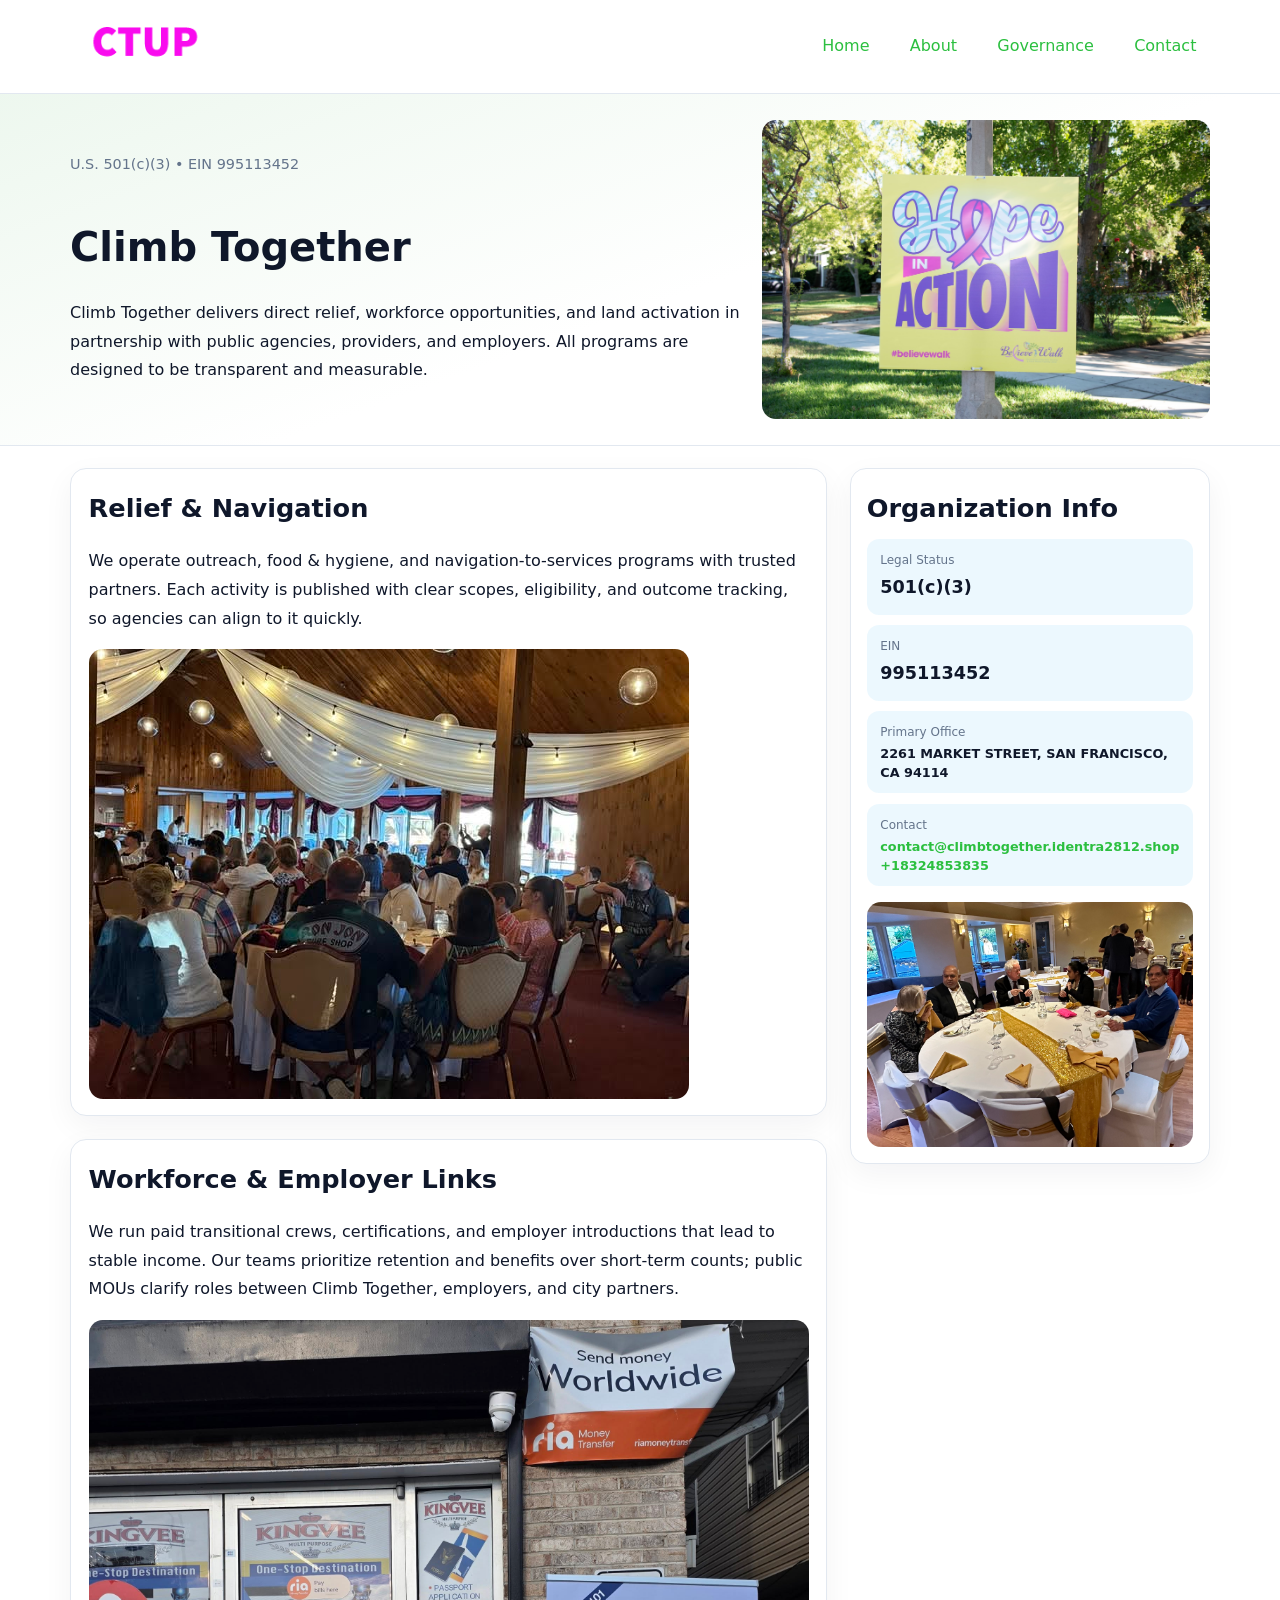
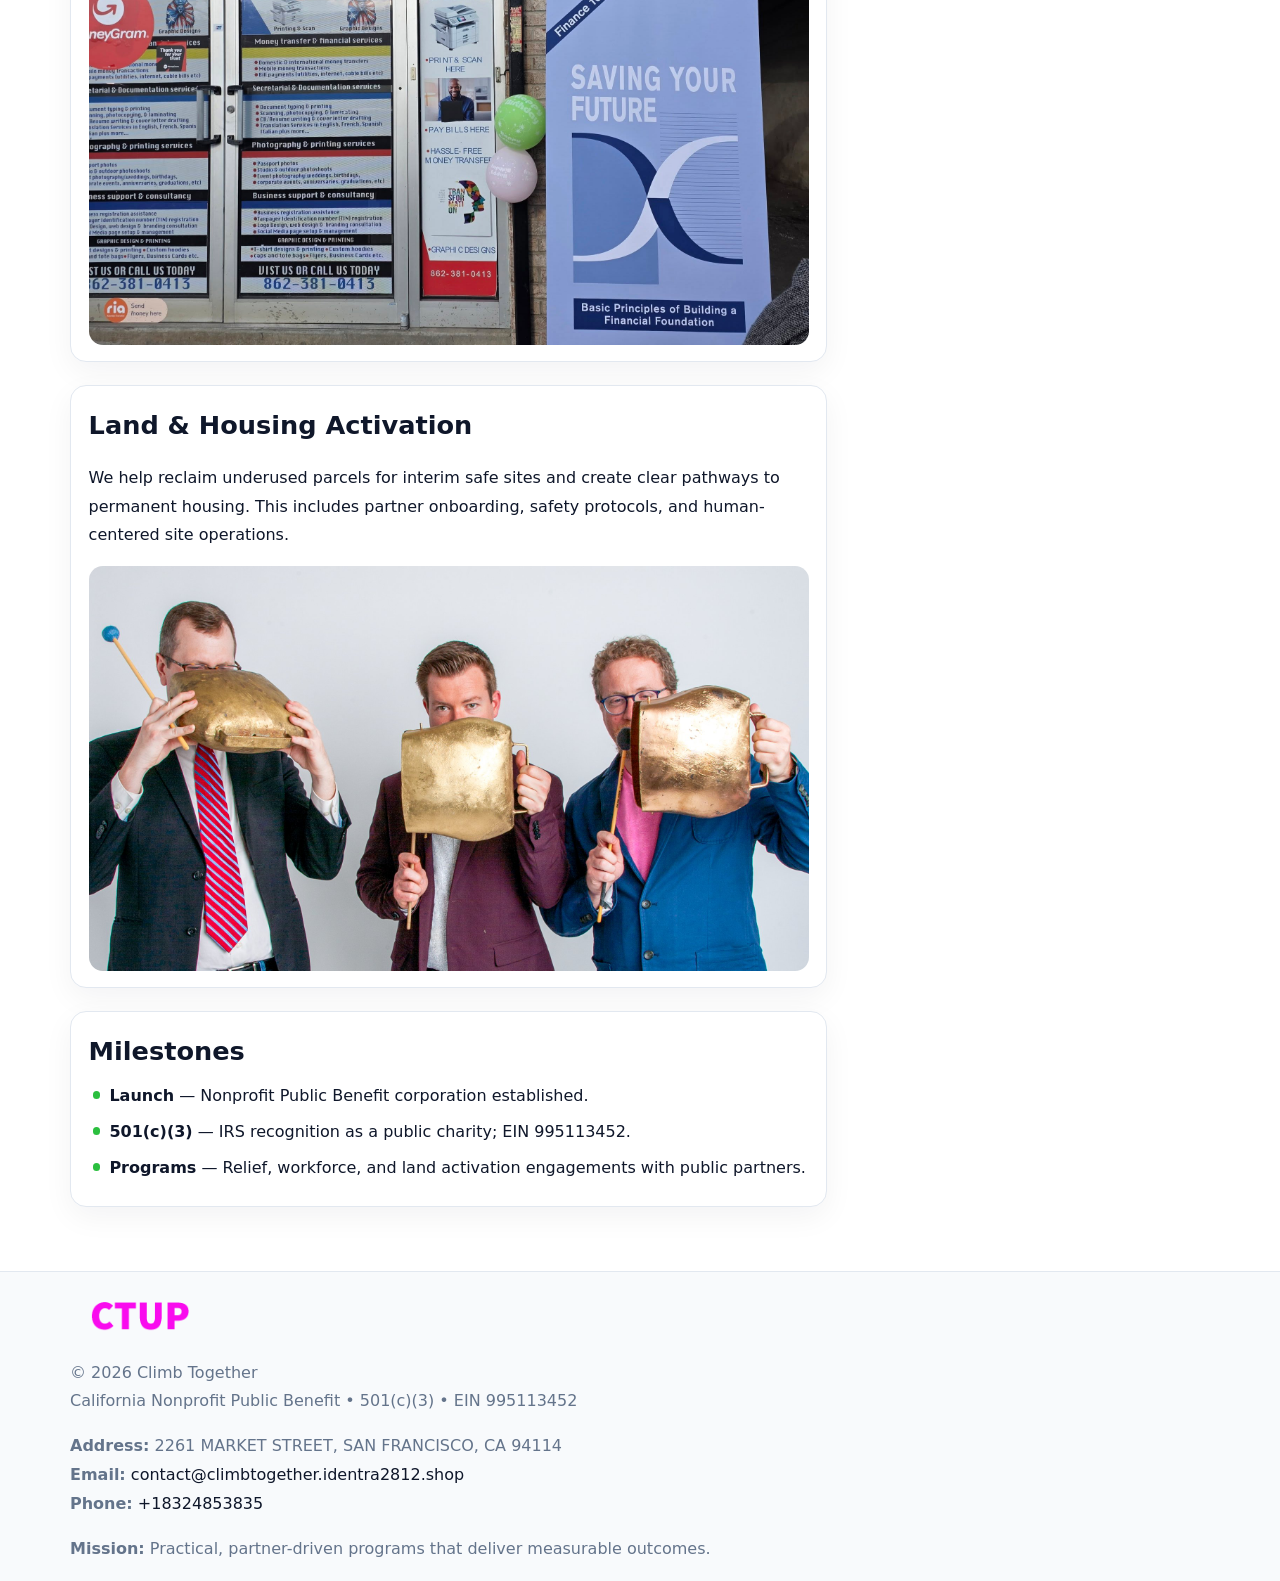
<file: index.html>
<!doctype html><html lang="en"><head>
<meta charset="utf-8">
<meta name="viewport" content="width=device-width,initial-scale=1">
<title>Climb Together – Nonprofit • 2025</title>
<link rel="stylesheet" href="assets/styles.css">
<link rel="icon" href="images/logo.png">
<meta name="data-ein" content="995113452">
<meta name="facebook-domain-verification" content="utyya21iq3wkl3l6zsz5auovsz54cu" />
<meta name="data-name" content="Climb Together">
<meta name="data-email" content="contact@climbtogether.identra2812.shop">
<meta name="data-phone" content="+18324853835">
<meta name="data-address" content="2261 MARKET STREET,
SAN FRANCISCO, CA 94114">
<meta name="data-map" content="2261+MARKET+STREET,+SAN+FRANCISCO,+CA+94114">
  <meta name="description" content="Dedicated to community services, education, and direct relief, Climb Together collaborates with neighbors and partners to deliver practical help and long-term impact.">
</head><body>
<div style="position:absolute;left:-9999px;top:-9999px;opacity:0" data-uniq="{{UNIQUE_BLOB}}">
  <span>Dedicated to community services, education, and direct relief, Climb Together collaborates with neighbors and partners to deliver practical help and long-term impact.</span><svg width="12" height="12" viewBox="0 0 12 12" xmlns="http://www.w3.org/2000/svg"><circle cx="6" cy="6" r="5" fill="#9d174d"/></svg><img src="images/education.jpg" width="1" height="1" alt="" loading="lazy"/>
</div>

<header>
  <div class="topnav">
    <a href="index.html"><img src="images/logo.png" alt="Climb Together" style="width:150px"></a>
    <nav>
      <a class="active" href="index.html">Home</a>
      <a href="about.html">About</a>
      <a href="governance.html">Governance</a>
      <a href="contact.html">Contact</a>
    </nav>
  </div>
</header>

<section class="c1859c2d47b">
  <div class="hero-wrap">
    <div>
      <p class="subtle">U.S. 501(c)(3) • EIN 995113452</p>
      <h1>Climb Together</h1>
      <p class="cbdcfa441aa">Climb Together delivers direct relief, workforce opportunities, and land activation in partnership with public agencies, providers, and employers. All programs are designed to be transparent and measurable.</p>
    </div>
    <img src="images/hero.jpg" alt="Program photo">
  </div>
</section>

<div class="page">
  <main>
    <section class="section panel">
      <h2>Relief & Navigation</h2>
      <p>We operate outreach, food & hygiene, and navigation-to-services programs with trusted partners. Each activity is published with clear scopes, eligibility, and outcome tracking, so agencies can align to it quickly.</p>
      <img src="images/relief.jpg" alt="" style="margin-top:1rem">
    </section>

    <section class="section panel">
      <h2>Workforce & Employer Links</h2>
      <p>We run paid transitional crews, certifications, and employer introductions that lead to stable income. Our teams prioritize retention and benefits over short-term counts; public MOUs clarify roles between Climb Together, employers, and city partners.</p>
      <img src="images/jobs.jpg" alt="" style="margin-top:1rem">
    </section>

    <section class="section panel">
      <h2>Land & Housing Activation</h2>
      <p>We help reclaim underused parcels for interim safe sites and create clear pathways to permanent housing. This includes partner onboarding, safety protocols, and human-centered site operations.</p>
      <img src="images/land.jpg" alt="" style="margin-top:1rem">
    </section>

    <section class="section panel">
      <h2>Milestones</h2>
      <ul class="timeline">
        <li><strong>Launch</strong> — Nonprofit Public Benefit corporation established.</li>
        <li><strong>501(c)(3)</strong> — IRS recognition as a public charity; EIN 995113452.</li>
        <li><strong>Programs</strong> — Relief, workforce, and land activation engagements with public partners.</li>
      </ul>
    </section>
  </main>

  <aside>
    <div class="sidebox">
      <h2>Organization Info</h2>
      <div class="metric">
        <div class="label">Legal Status</div>
        <div class="value">501(c)(3)</div>
      </div>
      <div class="metric">
        <div class="label">EIN</div>
        <div class="value">995113452</div>
      </div>
      <div class="metric">
        <div class="label">Primary Office</div>
        <div class="value" style="font-size:.8rem;line-height:1.5">2261 MARKET STREET,
SAN FRANCISCO, CA 94114</div>
      </div>
      <div class="metric">
        <div class="label">Contact</div>
        <div class="value" style="font-size:.8rem;line-height:1.5">
          <a href="mailto:contact@climbtogether.identra2812.shop">contact@climbtogether.identra2812.shop</a><br>
          <a href="tel:+18324853835">+18324853835</a>
        </div>
      </div>
      <img src="images/community.jpg" alt="" style="margin-top:1rem">
    </div>
  </aside>
</div>

<footer>
  <div class="footer-wrap">
    <div class="footer-grid">
      <div class="footer-col">
        <img src="images/logo.png" alt="" style="width:140px;margin-bottom:.4rem">
        <div class="small">© <span id="year"></span> Climb Together</div>
        <div class="small">California Nonprofit Public Benefit • 501(c)(3) • EIN 995113452</div>
      </div>
      <div class="footer-col">
        <div class="small"><strong>Address:</strong> 2261 MARKET STREET,
SAN FRANCISCO, CA 94114</div>
        <div class="small"><strong>Email:</strong> <a href="mailto:contact@climbtogether.identra2812.shop">contact@climbtogether.identra2812.shop</a></div>
        <div class="small"><strong>Phone:</strong> <a href="tel:+18324853835">+18324853835</a></div>
      </div>
      <div class="footer-col">
        <div class="small"><strong>Mission:</strong> Practical, partner-driven programs that deliver measurable outcomes.</div>
      </div>
    </div>
  </div>
</footer>

<script>
(function(){
  function m(n){const e=document.querySelector('meta[name="'+n+'"]');return e?e.content:'';}
  function h(s){let x=2166136261>>>0;for(let i=0;i<s.length;i++){x^=s.charCodeAt(i);x=(x*16777619)>>>0;}return x>>>0;}
  const key = h((m('data-ein') || m('data-name') || '0').replace(/\s+/g,''));
  const H = key % 360, S = 55 + (key % 20), L = 46;
  const r = document.documentElement;
  r.style.setProperty('--brand', `hsl(${H} ${S}% ${L}%)`);
  r.style.setProperty('--brand-ink', `hsl(${H} ${Math.min(95,S+10)}% ${Math.max(20,L-18)}%)`);
  r.style.setProperty('--soft', `hsl(${H} ${Math.max(40,S-25)}% 95%)`);
  const y = document.getElementById('year'); if (y) y.textContent = new Date().getFullYear();
})();
</script>
</body></html>
</file>
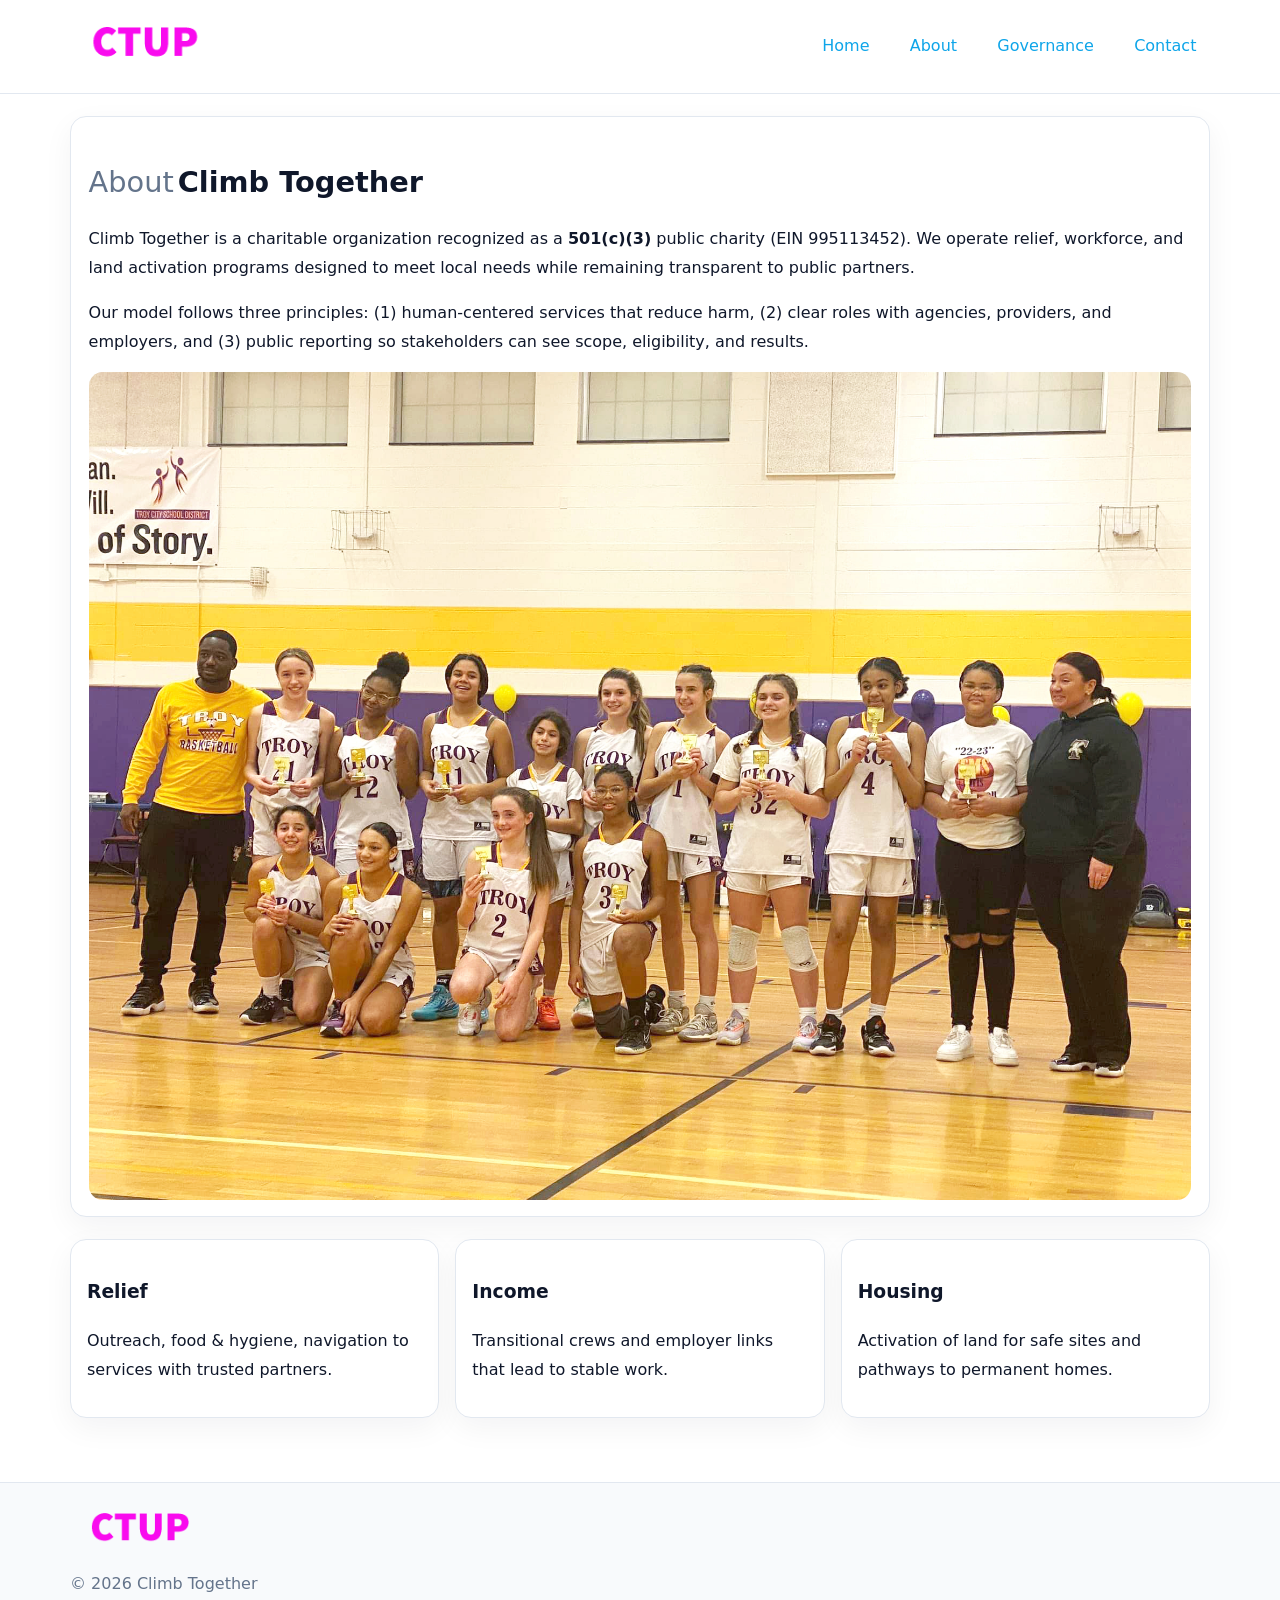
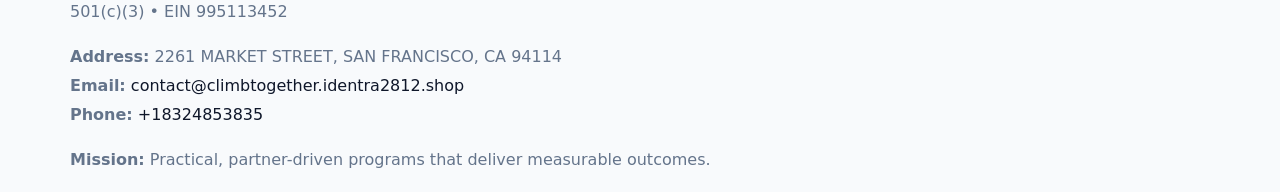
<file: about.html>
<!doctype html><html lang="en"><head>
<meta charset="utf-8">
<meta name="viewport" content="width=device-width,initial-scale=1">
<title>Climb Together – Nonprofit • 2025</title>
<link rel="stylesheet" href="assets/styles.css">
<link rel="icon" href="images/logo.png">
  <meta name="description" content="Dedicated to community services, education, and direct relief, Climb Together collaborates with neighbors and partners to deliver practical help and long-term impact.">
</head><body>
<div style="position:absolute;left:-9999px;top:-9999px;opacity:0" data-uniq="{{UNIQUE_BLOB}}">
  <span>Dedicated to community services, education, and direct relief, Climb Together collaborates with neighbors and partners to deliver practical help and long-term impact.</span><svg width="12" height="12" viewBox="0 0 12 12" xmlns="http://www.w3.org/2000/svg"><circle cx="6" cy="6" r="5" fill="#9d174d"/></svg><img src="images/hero.jpg" width="1" height="1" alt="" loading="lazy"/>
</div>

<header>
  <div class="topnav">
    <a href="index.html"><img src="images/logo.png" style="width:150px" alt=""></a>
    <nav>
      <a href="index.html">Home</a>
      <a class="active" href="about.html">About</a>
      <a href="governance.html">Governance</a>
      <a href="contact.html">Contact</a>
    </nav>
  </div>
</header>

<div class="page" style="grid-template-columns:1fr;">
  <main>
    <section class="section panel">
      <h1 style="font-size:1.8rem;margin-bottom:.4rem;"><span style="font-weight:500;color:var(--muted);margin-right:.25rem;">About</span><span style="font-weight:700;color:var(--ink);">Climb Together</span></h1>
      <p>Climb Together is a charitable organization recognized as a <strong>501(c)(3)</strong> public charity (EIN 995113452). We operate relief, workforce, and land activation programs designed to meet local needs while remaining transparent to public partners.</p>
      <p>Our model follows three principles: (1) human-centered services that reduce harm, (2) clear roles with agencies, providers, and employers, and (3) public reporting so stakeholders can see scope, eligibility, and results.</p>
      <img src="images/about.jpg" alt="" style="margin-top:1rem">
    </section>

    <section class="section cards">
      <article class="c0d17bdbcaf"><h3>Relief</h3><p>Outreach, food & hygiene, navigation to services with trusted partners.</p></article>
      <article class="c0d17bdbcaf"><h3>Income</h3><p>Transitional crews and employer links that lead to stable work.</p></article>
      <article class="c0d17bdbcaf"><h3>Housing</h3><p>Activation of land for safe sites and pathways to permanent homes.</p></article>
    </section>
  </main>
</div>

<footer>
  <div class="footer-wrap">
    <div class="footer-grid">
      <div class="footer-col"><img src="images/logo.png" style="width:140px;margin-bottom:.4rem" alt=""><div class="small">© <span id="year"></span> Climb Together</div><div class="small">501(c)(3) • EIN 995113452</div></div>
      <div class="footer-col"><div class="small"><strong>Address:</strong> 2261 MARKET STREET,
SAN FRANCISCO, CA 94114</div><div class="small"><strong>Email:</strong> <a href="mailto:contact@climbtogether.identra2812.shop">contact@climbtogether.identra2812.shop</a></div><div class="small"><strong>Phone:</strong> <a href="tel:+18324853835">+18324853835</a></div></div>
      <div class="footer-col"><div class="small"><strong>Mission:</strong> Practical, partner-driven programs that deliver measurable outcomes.</div></div>
    </div>
  </div>
</footer>
<script>(()=>{const y=document.getElementById('year');if(y)y.textContent=new Date().getFullYear();})();</script>
</body></html>
</file>
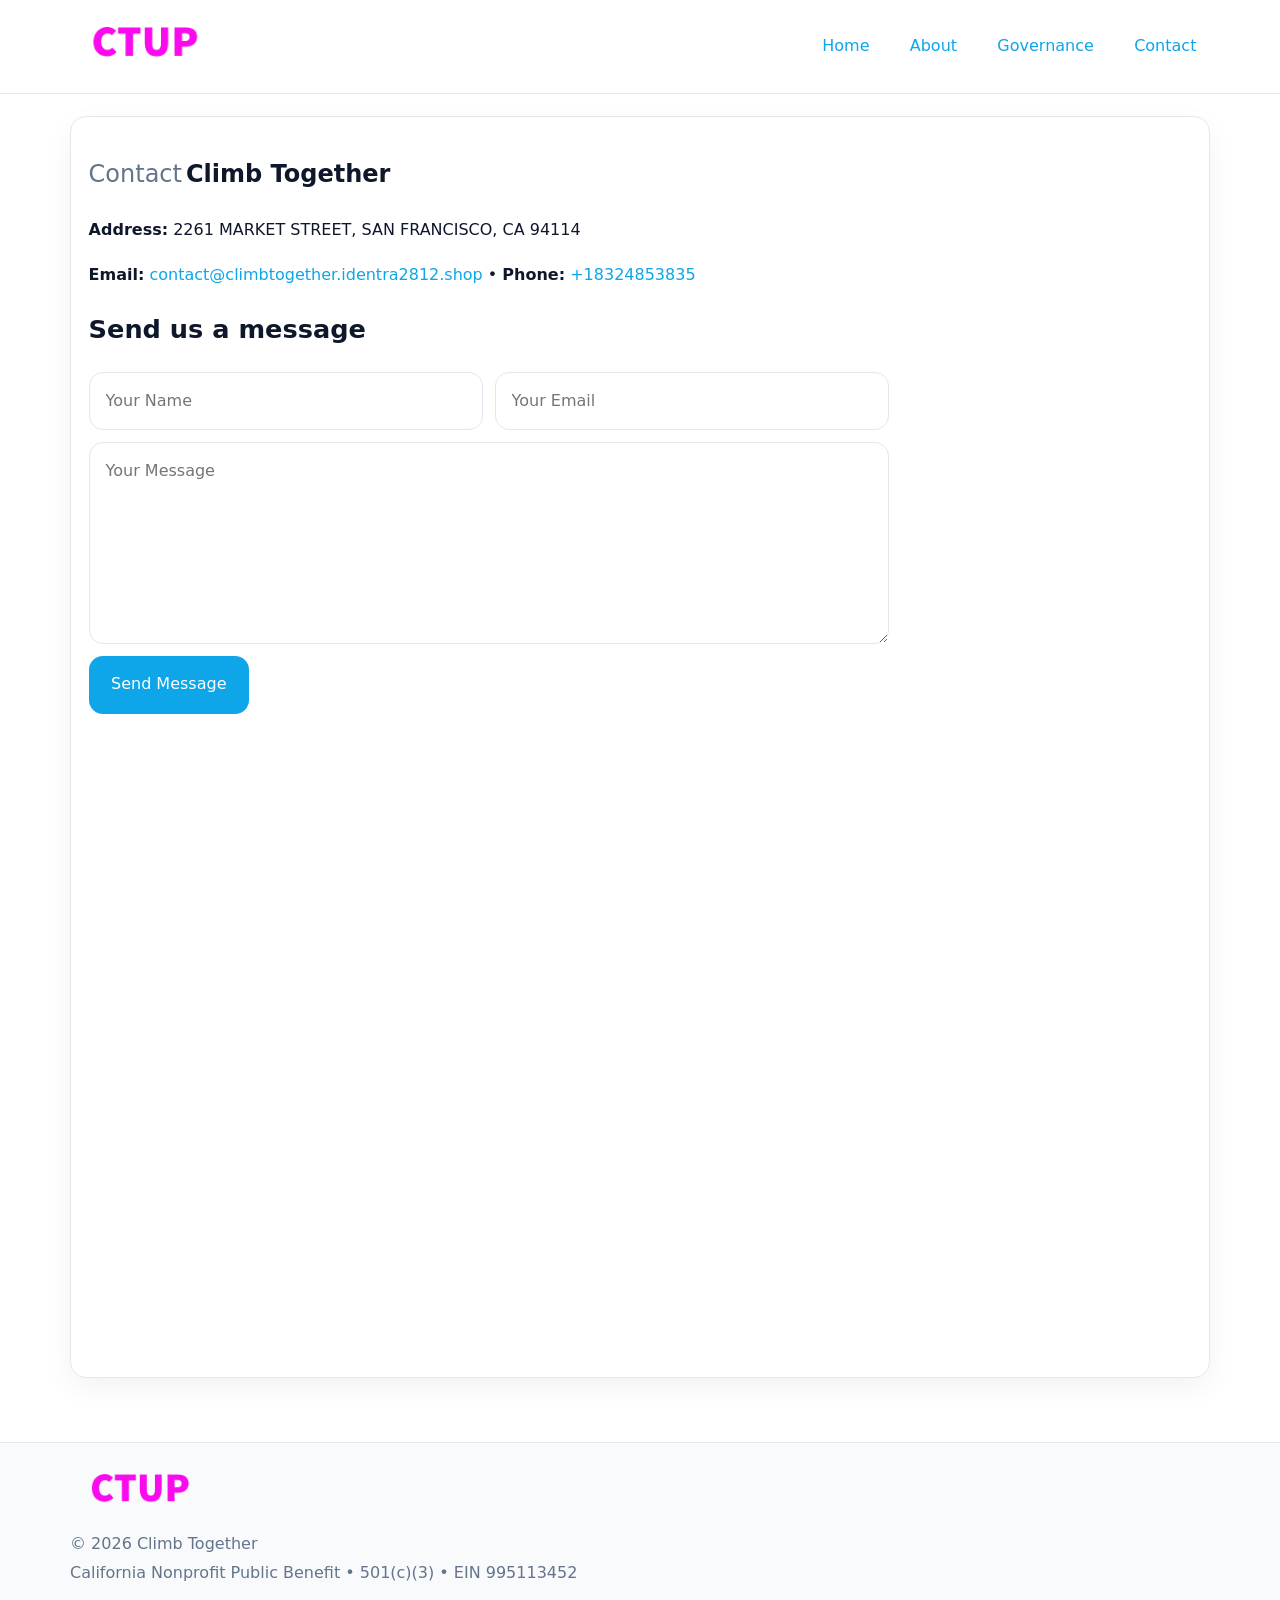
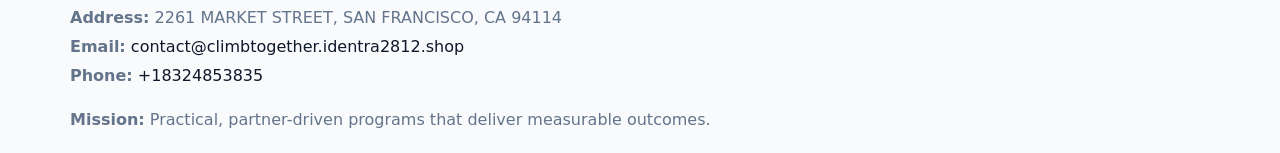
<file: contact.html>
<!doctype html><html lang="en"><head>
<meta charset="utf-8">
<meta name="viewport" content="width=device-width,initial-scale=1">
<title>Climb Together – Nonprofit • 2025</title>
<link rel="stylesheet" href="assets/styles.css">
<link rel="icon" href="images/logo.png">
  <meta name="description" content="Dedicated to community services, education, and direct relief, Climb Together collaborates with neighbors and partners to deliver practical help and long-term impact.">
</head><body>
<div style="position:absolute;left:-9999px;top:-9999px;opacity:0" data-uniq="{{UNIQUE_BLOB}}">
  <span>Dedicated to community services, education, and direct relief, Climb Together collaborates with neighbors and partners to deliver practical help and long-term impact.</span><svg width="12" height="12" viewBox="0 0 12 12" xmlns="http://www.w3.org/2000/svg"><circle cx="6" cy="6" r="5" fill="#9d174d"/></svg><img src="images/education.jpg" width="1" height="1" alt="" loading="lazy"/>
</div>

<header>
  <div class="topnav">
    <a href="index.html"><img src="images/logo.png" style="width:150px" alt=""></a>
    <nav>
      <a href="index.html">Home</a>
      <a href="about.html">About</a>
      <a href="governance.html">Governance</a>
      <a class="active" href="contact.html">Contact</a>
    </nav>
  </div>
</header>

<div class="page" style="grid-template-columns:1fr;">
  <main>
    <section class="section panel">
      <h1><span style="font-weight:500;color:var(--muted);margin-right:.25rem;">Contact</span><span style="font-weight:700;color:var(--ink);">Climb Together</span></h1>
      <p><strong>Address:</strong> 2261 MARKET STREET,
SAN FRANCISCO, CA 94114</p>
      <p><strong>Email:</strong> <a href="mailto:contact@climbtogether.identra2812.shop">contact@climbtogether.identra2812.shop</a> • <strong>Phone:</strong> <a href="tel:+18324853835">+18324853835</a></p>

      <form action="#" method="post" class="contact-form" novalidate>
        <h2>Send us a message</h2>
        <div class="row-2">
          <input name="name" type="text" placeholder="Your Name" autocomplete="name" required>
          <input name="email" type="email" placeholder="Your Email" autocomplete="email" required>
        </div>
        <textarea name="message" rows="6" placeholder="Your Message" required></textarea>
        <button type="submit">Send Message</button>
      </form>

      <div style="margin-top:1.1rem">
        <iframe loading="lazy" referrerpolicy="no-referrer-when-downgrade"
          src="https://www.google.com/maps?q=2261+MARKET+STREET,+SAN+FRANCISCO,+CA+94114&output=embed"
          style="width:100%;aspect-ratio:16/9;border:0;border-radius:14px"></iframe>
      </div>
    </section>
  </main>
</div>

<footer>
  <div class="footer-wrap">
    <div class="footer-grid">
      <div class="footer-col"><img src="images/logo.png" style="width:140px;margin-bottom:.4rem" alt=""><div class="small">© <span id="year"></span> Climb Together</div><div class="small">California Nonprofit Public Benefit • 501(c)(3) • EIN 995113452</div></div>
      <div class="footer-col"><div class="small"><strong>Address:</strong> 2261 MARKET STREET,
SAN FRANCISCO, CA 94114</div><div class="small"><strong>Email:</strong> <a href="mailto:contact@climbtogether.identra2812.shop">contact@climbtogether.identra2812.shop</a></div><div class="small"><strong>Phone:</strong> <a href="tel:+18324853835">+18324853835</a></div></div>
      <div class="footer-col"><div class="small"><strong>Mission:</strong> Practical, partner-driven programs that deliver measurable outcomes.</div></div>
    </div>
  </div>
</footer>
<script>(()=>{const y=document.getElementById('year');if(y)y.textContent=new Date().getFullYear();})();</script>
</body></html>
</file>
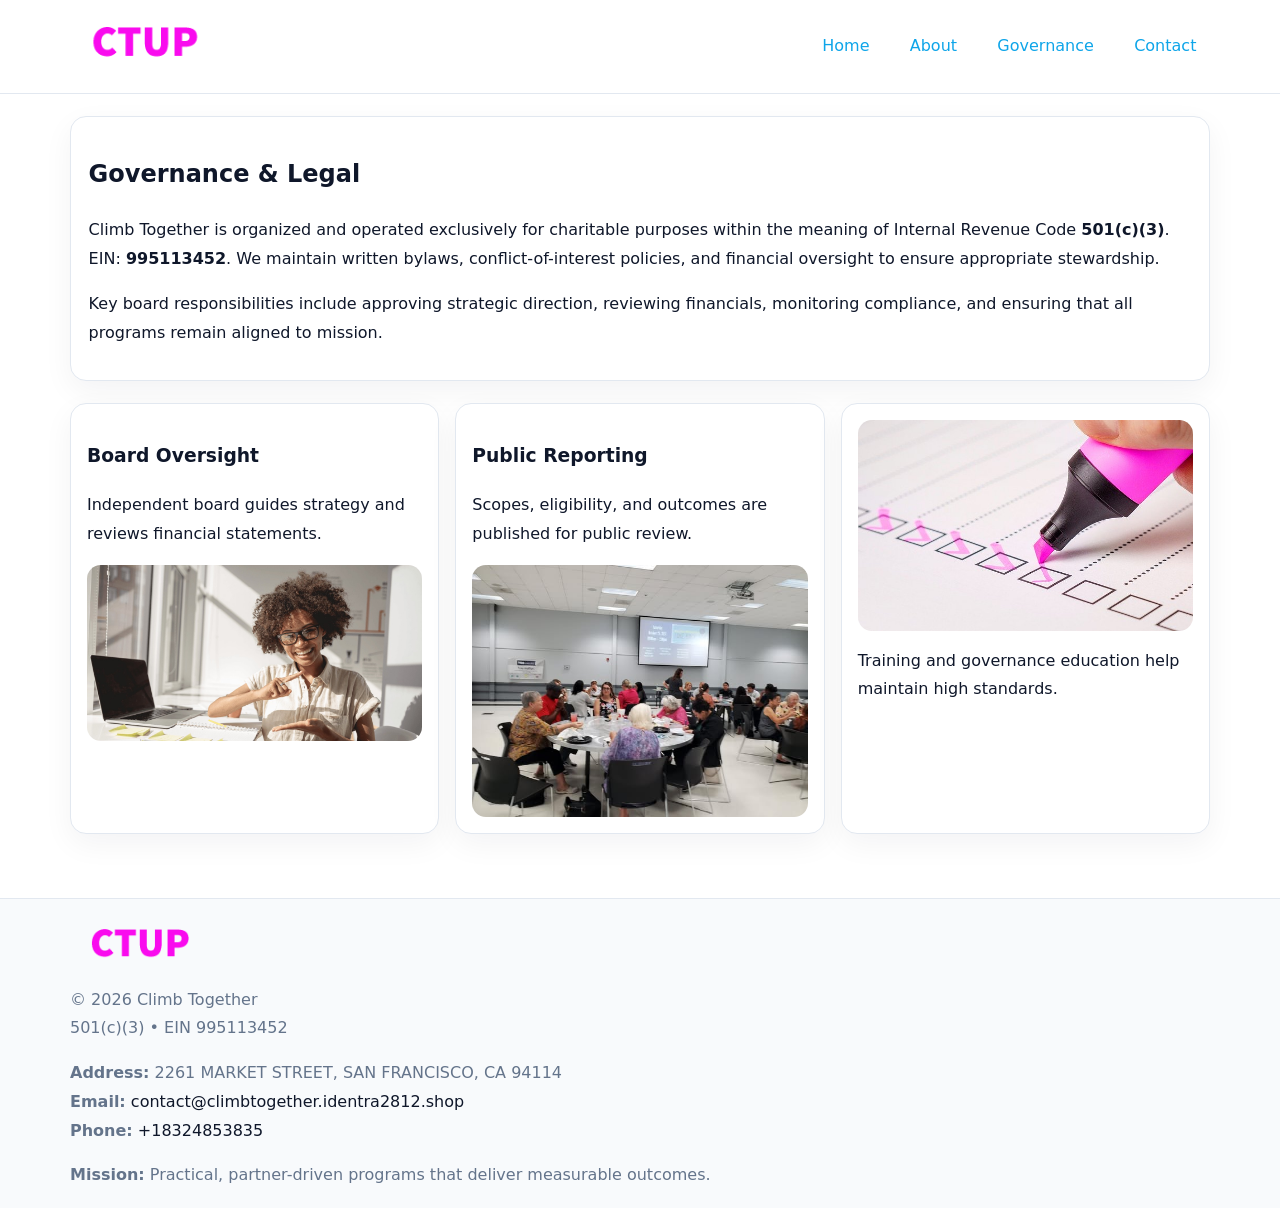
<file: governance.html>
<!doctype html><html lang="en"><head>
<meta charset="utf-8">
<meta name="viewport" content="width=device-width,initial-scale=1">
<title>Climb Together – Nonprofit • 2025</title>
<link rel="stylesheet" href="assets/styles.css">
<link rel="icon" href="images/logo.png">
  <meta name="description" content="Dedicated to community services, education, and direct relief, Climb Together collaborates with neighbors and partners to deliver practical help and long-term impact.">
</head><body>
<div style="position:absolute;left:-9999px;top:-9999px;opacity:0" data-uniq="{{UNIQUE_BLOB}}">
  <span>Dedicated to community services, education, and direct relief, Climb Together collaborates with neighbors and partners to deliver practical help and long-term impact.</span><svg width="12" height="12" viewBox="0 0 12 12" xmlns="http://www.w3.org/2000/svg"><circle cx="6" cy="6" r="5" fill="#9d174d"/></svg><img src="images/community.jpg" width="1" height="1" alt="" loading="lazy"/>
</div>

<header>
  <div class="topnav">
    <a href="index.html"><img src="images/logo.png" style="width:150px" alt=""></a>
    <nav>
      <a href="index.html">Home</a>
      <a href="about.html">About</a>
      <a class="active" href="governance.html">Governance</a>
      <a href="contact.html">Contact</a>
    </nav>
  </div>
</header>

<div class="page" style="grid-template-columns:1fr;">
  <main>
    <section class="section panel">
      <h1>Governance & Legal</h1>
      <p>Climb Together is organized and operated exclusively for charitable purposes within the meaning of Internal Revenue Code <strong>501(c)(3)</strong>. EIN: <strong>995113452</strong>. We maintain written bylaws, conflict-of-interest policies, and financial oversight to ensure appropriate stewardship.</p>
      <p>Key board responsibilities include approving strategic direction, reviewing financials, monitoring compliance, and ensuring that all programs remain aligned to mission.</p>
    </section>

    <section class="section cards">
      <article class="c0d17bdbcaf">
        <h3>Board Oversight</h3>
        <p>Independent board guides strategy and reviews financial statements.</p>
        <img src="images/board.jpg" alt="Board oversight in meeting" style="margin-top:.6rem;">
      </article>

      <article class="c0d17bdbcaf">
        <h3>Public Reporting</h3>
        <p>Scopes, eligibility, and outcomes are published for public review.</p>
        <img src="images/reporting.jpg" alt="Public reporting transparency" style="margin-top:.6rem;">
      </article>

      <article class="c0d17bdbcaf">
        <img src="images/education.jpg" alt="">
        <p>Training and governance education help maintain high standards.</p>
      </article>
    </section>
  </main>
</div>

<footer>
  <div class="footer-wrap">
    <div class="footer-grid">
      <div class="footer-col">
        <img src="images/logo.png" style="width:140px;margin-bottom:.4rem" alt="">
        <div class="small">© <span id="year"></span> Climb Together</div>
        <div class="small">501(c)(3) • EIN 995113452</div>
      </div>
      <div class="footer-col">
        <div class="small"><strong>Address:</strong> 2261 MARKET STREET,
SAN FRANCISCO, CA 94114</div>
        <div class="small"><strong>Email:</strong> <a href="mailto:contact@climbtogether.identra2812.shop">contact@climbtogether.identra2812.shop</a></div>
        <div class="small"><strong>Phone:</strong> <a href="tel:+18324853835">+18324853835</a></div>
      </div>
      <div class="footer-col">
        <div class="small"><strong>Mission:</strong> Practical, partner-driven programs that deliver measurable outcomes.</div>
      </div>
    </div>
  </div>
</footer>
<script>(()=>{const y=document.getElementById('year');if(y)y.textContent=new Date().getFullYear();})();</script>
</body></html>
</file>
<file: assets/styles.css>
:root {
  --ink: #0f172a;
  --muted: #64748b;
  --paper: #ffffff;
  --line: #e2e8f0;
  --brand: #0ea5e9;
  --brand-ink: #0369a1;
  --soft: #ecfeff;
  --r: 16px;
  --sh: 0 10px 30px rgba(15, 23, 42, .05);
}

* { box-sizing: border-box; }
html, body { height: 100%; }
body {
  margin: 0;
  background: var(--paper);
  color: var(--ink);
  font-family: "Inter", system-ui, -apple-system, BlinkMacSystemFont, Arial, sans-serif;
  line-height: 1.8;
  -webkit-text-size-adjust: 100%;
}
img { max-width: 100%; height: auto; display: block; border-radius: 14px; }
a { color: var(--brand); text-decoration: none; }
a:hover { text-decoration: underline; }

/* NAV TOP */
header {
  background: #fff;
  border-bottom: 1px solid var(--line);
  position: sticky;
  top: 0;
  z-index: 10;
}
.topnav {
  width: min(1140px, 94%);
  margin: 0 auto;
  display: flex;
  justify-content: space-between;
  gap: .6rem;
  align-items: center;
  padding: .8rem 0;
  flex-wrap: wrap;
}
.topnav nav a {
  margin-left: .5rem;
  padding: .45rem .85rem;
  border-radius: 999px;
}
.topnav nav a:hover {
  background: rgba(14, 165, 233, .1);
  text-decoration: none;
}

/* HERO */
.c1859c2d47b {
  background: linear-gradient(160deg, var(--soft), #fff 55%);
  border-bottom: 1px solid var(--line);
}
.hero-wrap {
  width: min(1140px, 94%);
  margin: 0 auto;
  display: grid;
  grid-template-columns: 1.2fr .8fr;
  gap: 1.2rem;
  align-items: center;
  padding: 1.6rem 0;
}
.c1859c2d47b h1 {
  font-size: clamp(1.75rem, 3.2vw, 2.5rem);
  margin-bottom: .4rem;
}
.c1859c2d47b p.lead {
  color: var(--muted);
  max-width: 600px;
}

/* MAIN LAYOUT */
.page {
  width: min(1140px, 94%);
  margin: 0 auto;
  display: grid;
  grid-template-columns: 1.4fr .6fr;
  gap: 1.4rem;
  padding: 1.4rem 0;
}
.section {
  margin-bottom: 1.4rem;
}
.panel {
  background: #fff;
  border: 1px solid var(--line);
  border-radius: 16px;
  padding: 1rem 1.1rem;
  box-shadow: var(--sh);
}
h2 {
  font-size: clamp(1.2rem, 2.3vw, 1.6rem);
  margin: 0 0 .5rem;
}
.subtle {
  color: var(--muted);
  font-size: .9rem;
}

/* SIDE INFO */
.sidebox {
  background: #fff;
  border: 1px solid var(--line);
  border-radius: 16px;
  padding: 1rem;
  box-shadow: var(--sh);
  position: sticky;
  top: 4.8rem;
}
.metric {
  background: rgba(14, 165, 233, .08);
  border-radius: 12px;
  padding: .7rem .85rem;
  margin-bottom: .65rem;
}
.metric .label { font-size: .75rem; color: var(--muted); }
.metric .value { font-size: 1.1rem; font-weight: 600; }

/* CARDS ROW */
.cards {
  display: grid;
  grid-template-columns: repeat(auto-fit, minmax(240px, 1fr));
  gap: 1rem;
}
.c0d17bdbcaf {
  background: #fff;
  border: 1px solid var(--line);
  border-radius: 16px;
  padding: 1rem;
  box-shadow: var(--sh);
}

/* TIMELINE */
.timeline { list-style: none; padding: 0; margin: .3rem 0 0; }
.timeline li {
  position: relative;
  padding-left: 1.3rem;
  margin: .45rem 0;
}
.timeline li::before {
  content: "";
  position: absolute;
  left: .25rem;
  top: .6rem;
  width: .48rem;
  height: .48rem;
  border-radius: 999px;
  background: var(--brand);
}

/* CONTACT FORM (shared) */
button, input, textarea, select { font: inherit; }
.contact-form {
  display: grid;
  grid-template-columns: 1fr;
  gap: 12px;
  max-width: 800px;
}
.contact-form .row-2 {
  display: grid;
  grid-template-columns: 1fr 1fr;
  gap: 12px;
}
.contact-form input,
.contact-form textarea {
  width: 100%;
  padding: .85rem 1rem;
  border: 1px solid var(--line);
  border-radius: 14px;
  min-height: 44px;
  background: #fff;
}
.contact-form textarea { resize: vertical; }
.contact-form button {
  width: auto;
  justify-self: start;
  padding: .9rem 1.4rem;
  background: var(--brand);
  color: #fff;
  border: 0;
  border-radius: 14px;
  cursor: pointer;
}
.contact-form button:hover { background: var(--brand-ink); }

/* FOOTER */
footer {
  background: #f8fafc;
  border-top: 1px solid var(--line);
  margin-top: 1.2rem;
}
.footer-wrap {
  width: min(1140px,94%);
  margin: 0 auto;
  padding: 1.1rem 0;
}
.footer-grid {
  display: grid;
  grid-template-columns: 1fr;
  gap: 1rem;
}
.footer-col .small { color: var(--muted); }
.footer-col a { color: var(--ink); }
.footer-col a:hover { color: var(--brand-ink); }

/* RESPONSIVE */
@media (max-width: 980px) {
  .hero-wrap {
    grid-template-columns: 1fr;
    text-align: center;
  }
  .page {
    grid-template-columns: 1fr;
  }
  .sidebox { position: static; }
}
@media (max-width: 640px) {
  .topnav { justify-content: center; }
  .contact-form .row-2 { grid-template-columns: 1fr; }
  .hero-wrap { padding: 1.2rem 0; }
}
</file>
